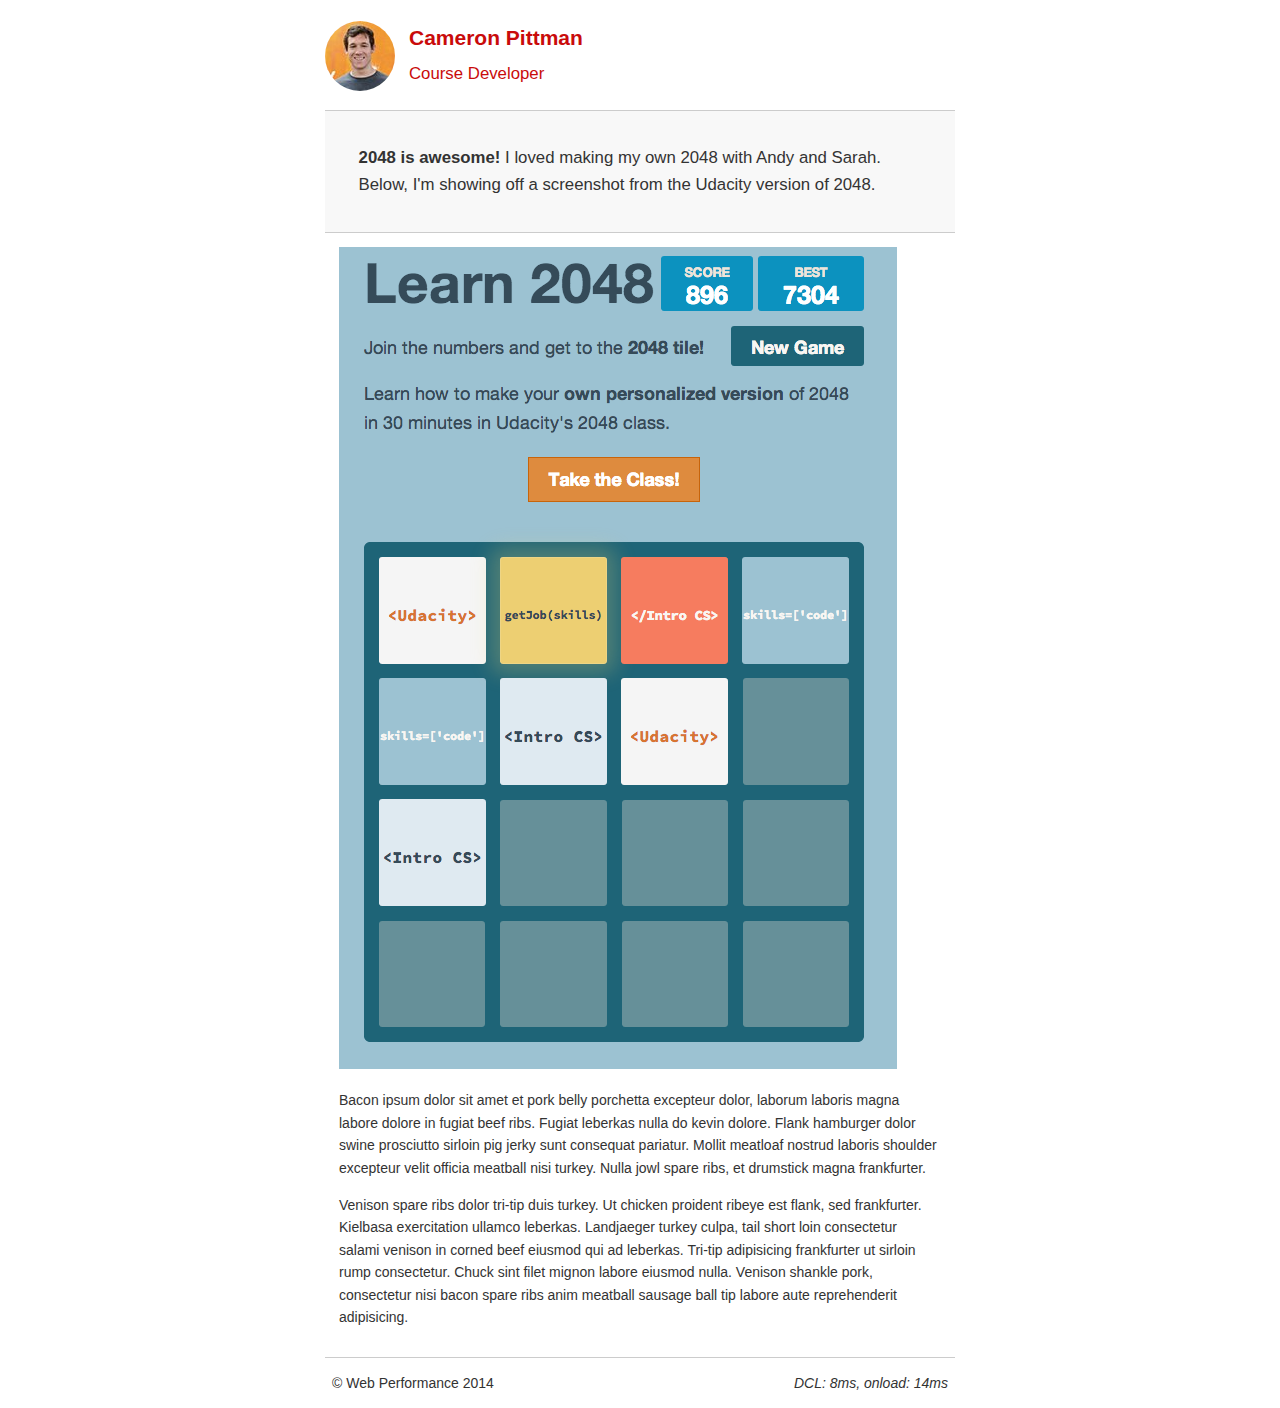
<file: project-2048.html>
<!DOCTYPE html><html lang="en"> <head> <meta charset="utf-8"> <meta name="viewport" content="width=device-width, initial-scale=1"> <meta name="description" content=" FILL ME IN "> <meta name="author" content=" FILL ME IN "> <title>Cameron Pittman: Portfolio</title> <style>html{font-size:100%;overflow-y:scroll;-webkit-tap-highlight-color:rgba(0,0,0,0);-ms-text-size-adjust:100%;-webkit-text-size-adjust:none;}
body{margin:0;font-size:14px;line-height:1.61;font-weight:400;}
body, button, input, select, textarea{font-family:'Open Sans', sans-serif;color:#333;}
a{color:#12C;}
a:visited{color:#61C;}
a:focus{outline:thin dotted;}
a:hover, a:active{color:#c00;outline:0;}
b, strong{font-weight:bold;}
pre, code{font-family:monospace, monospace;font-size:1em;}
ul, ol{margin:1em 0;padding:0 0 0 20px;}
img{border:0;max-width:100%;}
body{background:#fff;}
header, footer, .container{max-width:45em;margin:0 auto;}
header{padding:0 0.5em;color:#C90B0B;}
header img{border-radius:40px;float:left;}
header p{font-size:1.5em;font-weight:bold;padding-left:4em;}
header p span{font-size:0.8em;font-weight:normal;}
.hero{padding:2em;background-color:#f8f8f8;font-size:1.2em;border-bottom:1px solid #ccc;border-top:1px solid #ccc;}
.content{padding:1em 1em;}
.content li{list-style-type:none;font-size:1.1em;}
li img{float:left;padding-right:1em;}
li p{font-size:0.9em;font-style:italic;}
footer{padding:0 0.5em;border-top:1px solid #ccc;}
footer span{float:right;font-style:italic;}
@media only screen and (max-width:480px){body{font-size:12px;}
header p{padding-left:4.5em;}
}</style> <link href="css/print.css" rel="stylesheet" media="print"> <script>(function(w,g){w['GoogleAnalyticsObject']=g; w[g]=w[g]||function(){(w[g].q=w[g].q||[]).push(arguments)};w[g].l=1*new Date();})(window,'ga'); </script> <script async src="//www.google-analytics.com/analytics.js"></script> <script async src="js/perfmatters.js"></script> </head> <body> <header> <a href="/"><img src="img/profilepic.jpg" alt="profilepic"></a> <p>Cameron Pittman<br><span>Course Developer</span></p></header> <div class="container"> <div class="hero"> <strong>2048 is awesome!</strong> I loved making my own 2048 with Andy and Sarah. Below, I'm showing off a screenshot from the Udacity version of 2048. </div><div class="content"> <img class="img-responsive" src="img/2048.png" alt="pic of 2048"> <p>Bacon ipsum dolor sit amet et pork belly porchetta excepteur dolor, laborum laboris magna labore dolore in fugiat beef ribs. Fugiat leberkas nulla do kevin dolore. Flank hamburger dolor swine prosciutto sirloin pig jerky sunt consequat pariatur. Mollit meatloaf nostrud laboris shoulder excepteur velit officia meatball nisi turkey. Nulla jowl spare ribs, et drumstick magna frankfurter.</p><p>Venison spare ribs dolor tri-tip duis turkey. Ut chicken proident ribeye est flank, sed frankfurter. Kielbasa exercitation ullamco leberkas. Landjaeger turkey culpa, tail short loin consectetur salami venison in corned beef eiusmod qui ad leberkas. Tri-tip adipisicing frankfurter ut sirloin rump consectetur. Chuck sint filet mignon labore eiusmod nulla. Venison shankle pork, consectetur nisi bacon spare ribs anim meatball sausage ball tip labore aute reprehenderit adipisicing.</p></div><footer> <p>&copy; Web Performance 2014 <span id="crp-stats"></span></p></footer> </div></body></html>
</file>
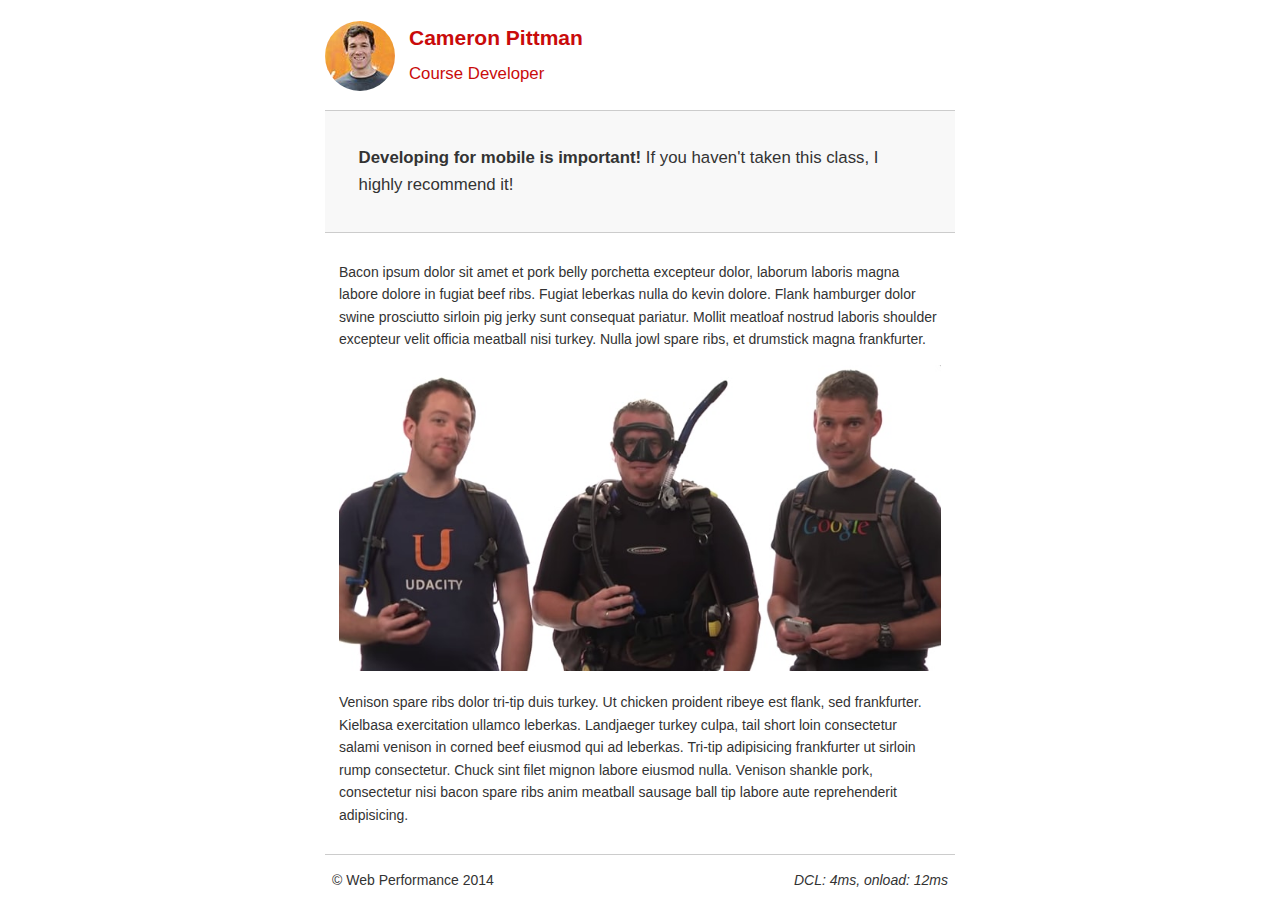
<file: project-mobile.html>
<!DOCTYPE html><html lang="en"> <head> <meta charset="utf-8"> <meta name="viewport" content="width=device-width, initial-scale=1"> <meta name="description" content=" FILL ME IN "> <meta name="author" content=" FILL ME IN "> <title>Cameron Pitman: Portfolio</title> <style>html{font-size:100%;overflow-y:scroll;-webkit-tap-highlight-color:rgba(0,0,0,0);-ms-text-size-adjust:100%;-webkit-text-size-adjust:none;}body{margin:0;font-size:14px;line-height:1.61;font-weight:400;}body, button, input, select, textarea{font-family:'Open Sans', sans-serif;color:#333;}a{color:#12C;}a:visited{color:#61C;}a:focus{outline:thin dotted;}a:hover, a:active{color:#c00;outline:0;}b, strong{font-weight:bold;}pre, code{font-family:monospace, monospace;font-size:1em;}ul, ol{margin:1em 0;padding:0 0 0 20px;}img{border:0;max-width:100%;}body{background:#fff;}header, footer, .container{max-width:45em;margin:0 auto;}header{padding:0 0.5em;color:#C90B0B;}header img{border-radius:40px;float:left;}header p{font-size:1.5em;font-weight:bold;padding-left:4em;}header p span{font-size:0.8em;font-weight:normal;}.hero{padding:2em;background-color:#f8f8f8;font-size:1.2em;border-bottom:1px solid #ccc;border-top:1px solid #ccc;}.content{padding:1em 1em;}.content li{list-style-type:none;font-size:1.1em;}li img{float:left;padding-right:1em;}li p{font-size:0.9em;font-style:italic;}footer{padding:0 0.5em;border-top:1px solid #ccc;}footer span{float:right;font-style:italic;}@media only screen and (max-width:480px){body{font-size:12px;}header p{padding-left:4.5em;}}</style> <link href="css/print.css" rel="stylesheet" media="print"> <script>(function(w,g){w['GoogleAnalyticsObject']=g; w[g]=w[g]||function(){(w[g].q=w[g].q||[]).push(arguments)};w[g].l=1*new Date();})(window,'ga'); // Optional TODO: replace with your Google Analytics profile ID. ga('create', 'UA-XXXX-Y'); ga('send', 'pageview'); </script> <script async src="http://www.google-analytics.com/analytics.js"></script> <script async src="js/perfmatters.js"></script> </head> <body> <header> <a href="/"><img src="img/profilepic.jpg" alt="profile pic"></a> <p>Cameron Pittman<br><span>Course Developer</span></p></header> <div class="container"> <div class="hero"> <strong>Developing for mobile is important!</strong> If you haven't taken this class, I highly recommend it! </div><div class="content"> <p>Bacon ipsum dolor sit amet et pork belly porchetta excepteur dolor, laborum laboris magna labore dolore in fugiat beef ribs. Fugiat leberkas nulla do kevin dolore. Flank hamburger dolor swine prosciutto sirloin pig jerky sunt consequat pariatur. Mollit meatloaf nostrud laboris shoulder excepteur velit officia meatball nisi turkey. Nulla jowl spare ribs, et drumstick magna frankfurter.</p><img src="img/mobilewebdev.jpg" alt="mobile web dev"> <p>Venison spare ribs dolor tri-tip duis turkey. Ut chicken proident ribeye est flank, sed frankfurter. Kielbasa exercitation ullamco leberkas. Landjaeger turkey culpa, tail short loin consectetur salami venison in corned beef eiusmod qui ad leberkas. Tri-tip adipisicing frankfurter ut sirloin rump consectetur. Chuck sint filet mignon labore eiusmod nulla. Venison shankle pork, consectetur nisi bacon spare ribs anim meatball sausage ball tip labore aute reprehenderit adipisicing.</p></div><footer> <p>&copy; Web Performance 2014 <span id="crp-stats"></span></p></footer> </div></body></html>
</file>
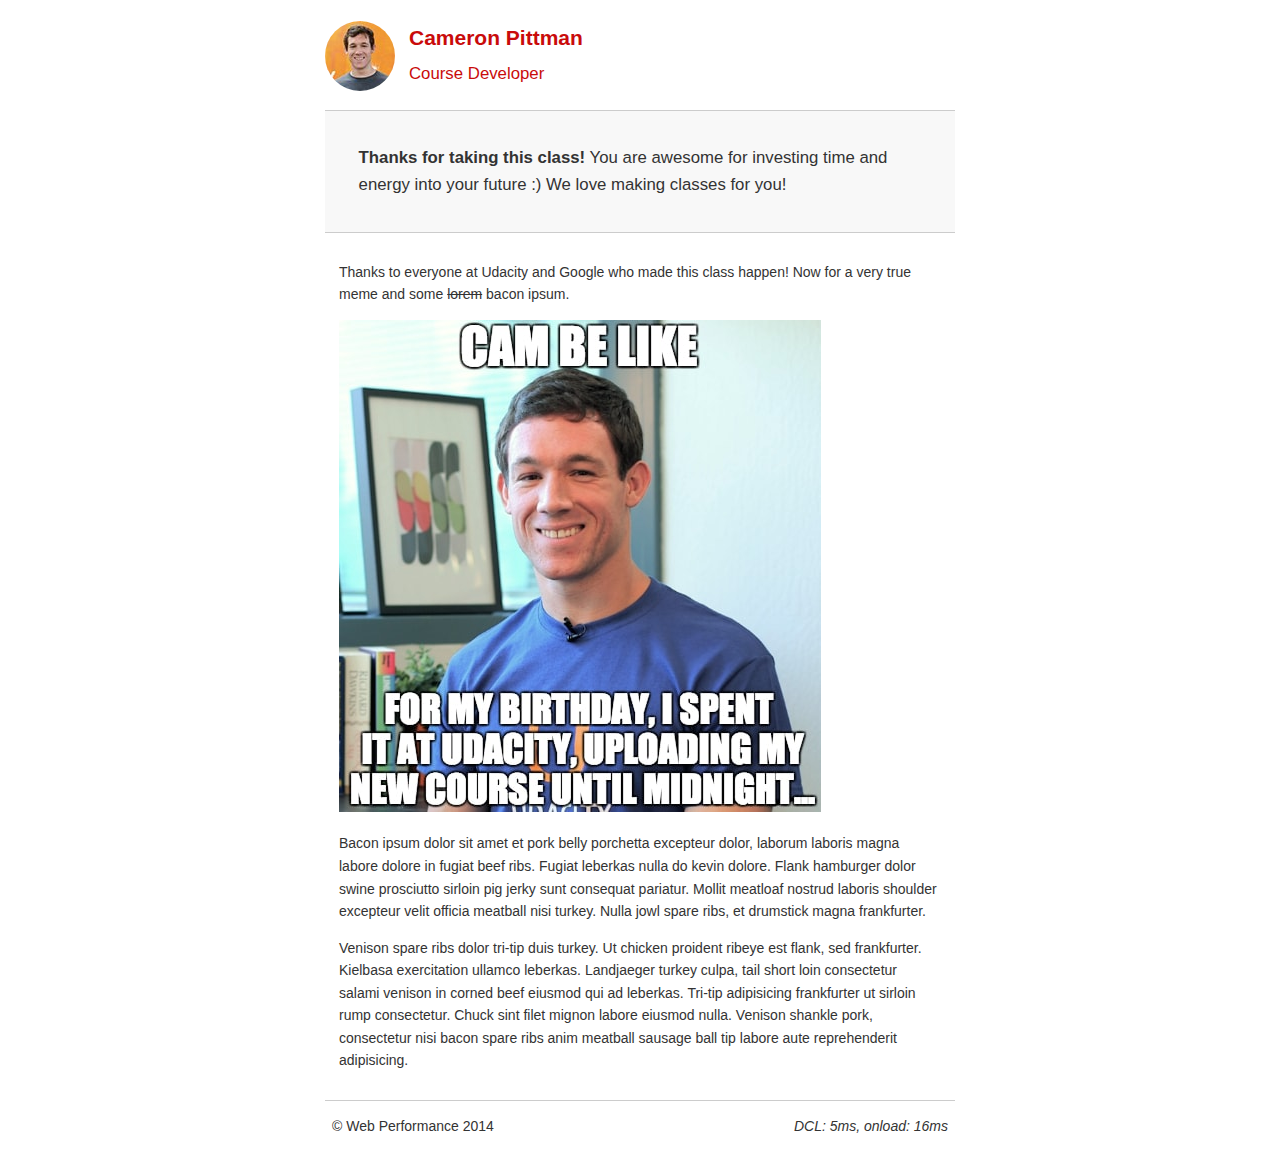
<file: project-webperf.html>
<!DOCTYPE html><html lang="en"> <head> <meta charset="utf-8"> <meta name="viewport" content="width=device-width, initial-scale=1"> <meta name="description" content=" FILL ME IN "> <meta name="author" content=" FILL ME IN "> <title>Cameron Pittman: Portfolio</title> <style>html{font-size:100%;overflow-y:scroll;-webkit-tap-highlight-color:rgba(0,0,0,0);-ms-text-size-adjust:100%;-webkit-text-size-adjust:none;}body{margin:0;font-size:14px;line-height:1.61;font-weight:400;}body, button, input, select, textarea{font-family:'Open Sans', sans-serif;color:#333;}a{color:#12C;}a:visited{color:#61C;}a:focus{outline:thin dotted;}a:hover, a:active{color:#c00;outline:0;}b, strong{font-weight:bold;}pre, code{font-family:monospace, monospace;font-size:1em;}ul, ol{margin:1em 0;padding:0 0 0 20px;}img{border:0;max-width:100%;}body{background:#fff;}header, footer, .container{max-width:45em;margin:0 auto;}header{padding:0 0.5em;color:#C90B0B;}header img{border-radius:40px;float:left;}header p{font-size:1.5em;font-weight:bold;padding-left:4em;}header p span{font-size:0.8em;font-weight:normal;}.hero{padding:2em;background-color:#f8f8f8;font-size:1.2em;border-bottom:1px solid #ccc;border-top:1px solid #ccc;}.content{padding:1em 1em;}.content li{list-style-type:none;font-size:1.1em;}li img{float:left;padding-right:1em;}li p{font-size:0.9em;font-style:italic;}footer{padding:0 0.5em;border-top:1px solid #ccc;}footer span{float:right;font-style:italic;}@media only screen and (max-width:480px){body{font-size:12px;}header p{padding-left:4.5em;}}</style> <link href="css/print.css" rel="stylesheet" media="print"> <script>(function(w,g){w['GoogleAnalyticsObject']=g; w[g]=w[g]||function(){(w[g].q=w[g].q||[]).push(arguments)};w[g].l=1*new Date();})(window,'ga'); // Optional TODO: replace with your Google Analytics profile ID. ga('create', 'UA-XXXX-Y'); ga('send', 'pageview'); </script> <script async src="http://www.google-analytics.com/analytics.js"></script> <script async src="js/perfmatters.js"></script> </head> <body> <header> <a href="/"><img src="img/profilepic.jpg" alt="profile pic"></a> <p>Cameron Pittman<br><span>Course Developer</span></p></header> <div class="container"> <div class="hero"> <strong>Thanks for taking this class!</strong> You are awesome for investing time and energy into your future :) We love making classes for you! </div><div class="content"> <p>Thanks to everyone at Udacity and Google who made this class happen! Now for a very true meme and some <span style="text-decoration:line-through;">lorem</span> bacon ipsum.</p><img src="img/cam_be_like.jpg" alt="pic of cam"> <p>Bacon ipsum dolor sit amet et pork belly porchetta excepteur dolor, laborum laboris magna labore dolore in fugiat beef ribs. Fugiat leberkas nulla do kevin dolore. Flank hamburger dolor swine prosciutto sirloin pig jerky sunt consequat pariatur. Mollit meatloaf nostrud laboris shoulder excepteur velit officia meatball nisi turkey. Nulla jowl spare ribs, et drumstick magna frankfurter.</p><p>Venison spare ribs dolor tri-tip duis turkey. Ut chicken proident ribeye est flank, sed frankfurter. Kielbasa exercitation ullamco leberkas. Landjaeger turkey culpa, tail short loin consectetur salami venison in corned beef eiusmod qui ad leberkas. Tri-tip adipisicing frankfurter ut sirloin rump consectetur. Chuck sint filet mignon labore eiusmod nulla. Venison shankle pork, consectetur nisi bacon spare ribs anim meatball sausage ball tip labore aute reprehenderit adipisicing.</p></div><footer> <p>&copy; Web Performance 2014 <span id="crp-stats"></span></p></footer></div> </body></html>
</file>
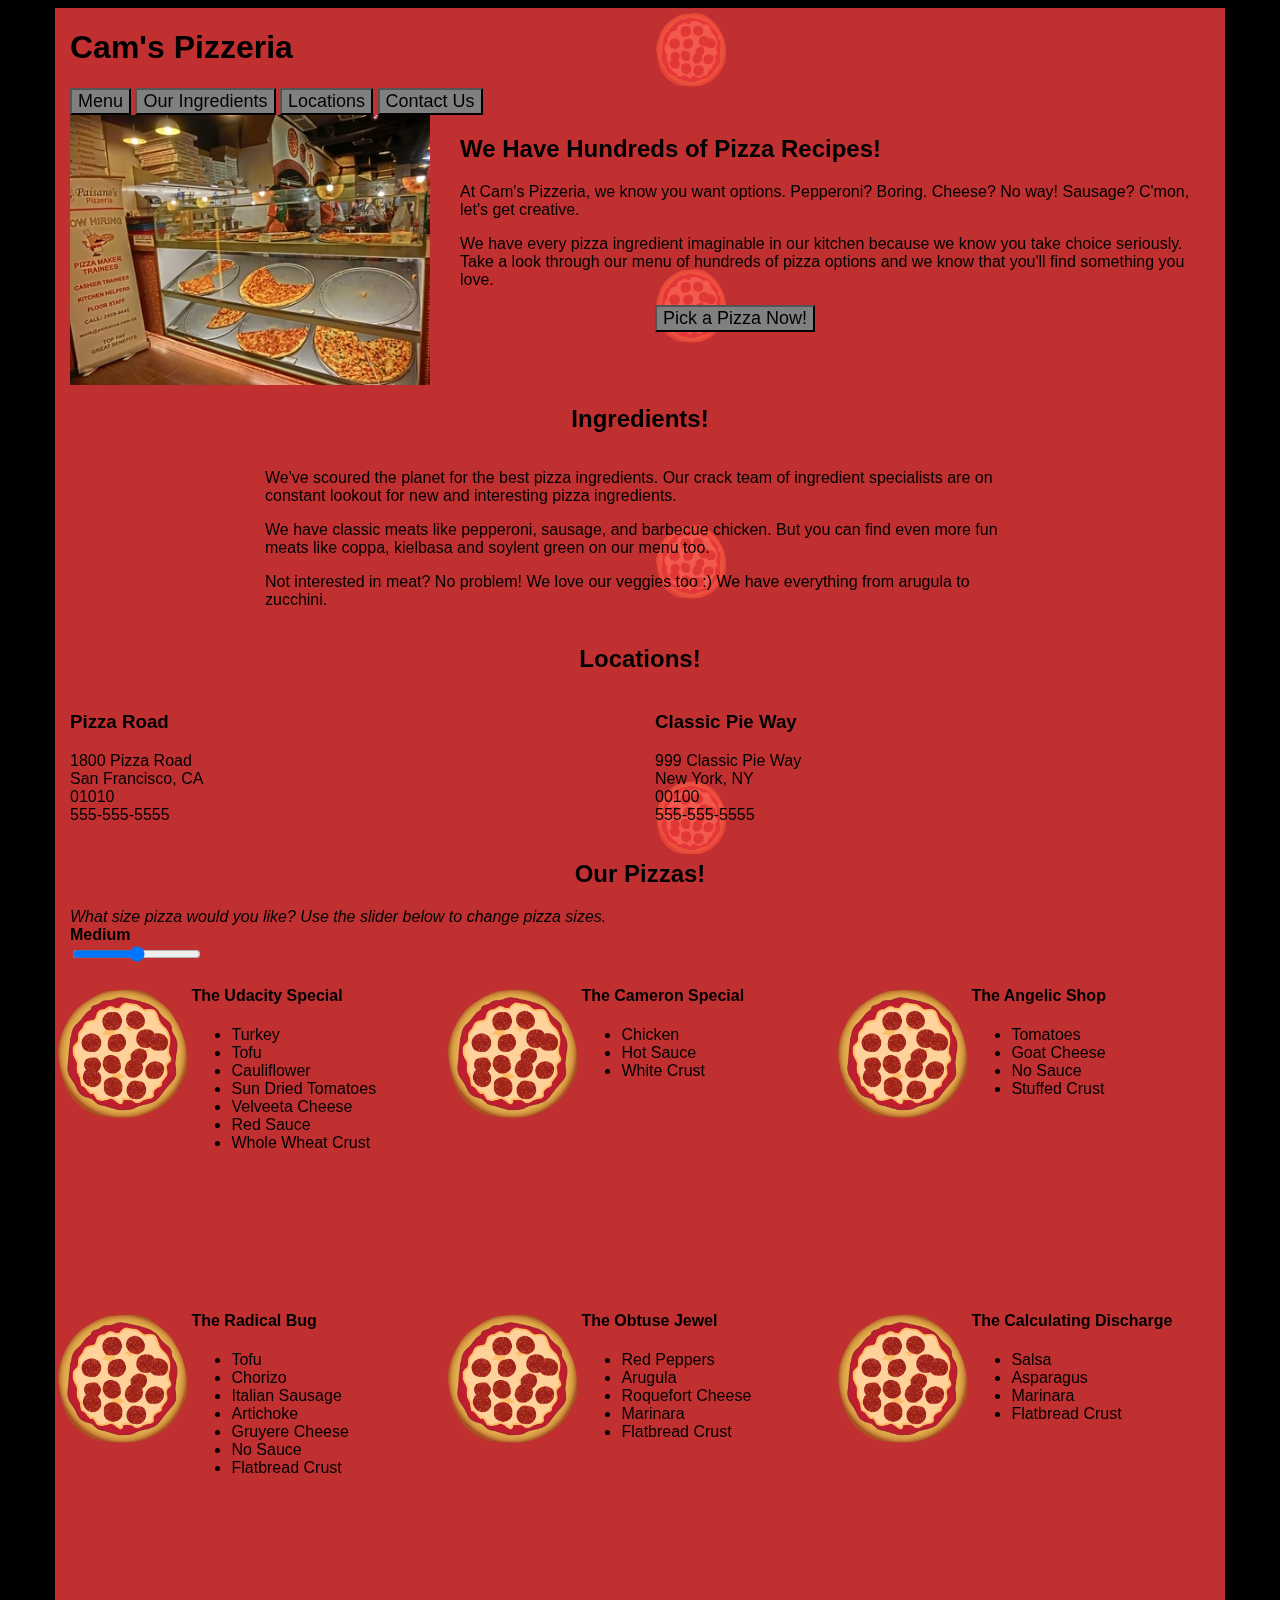
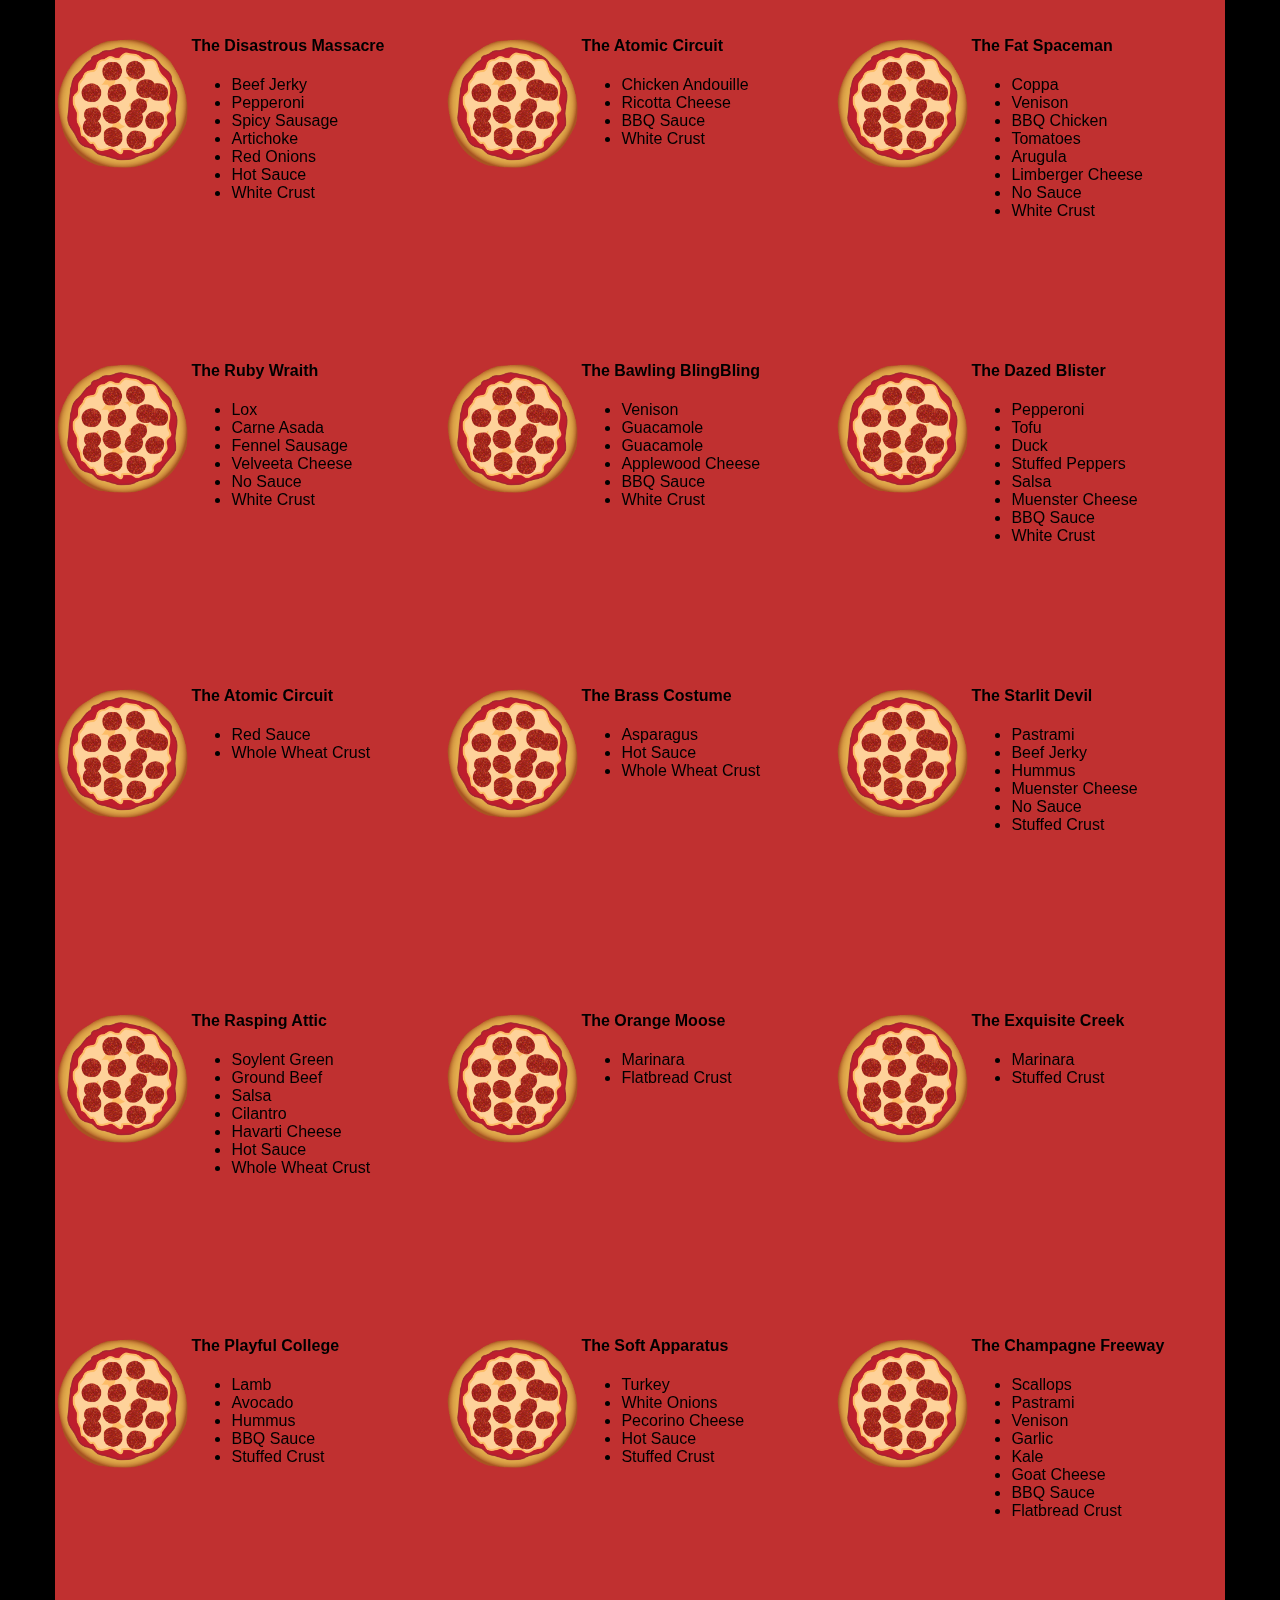
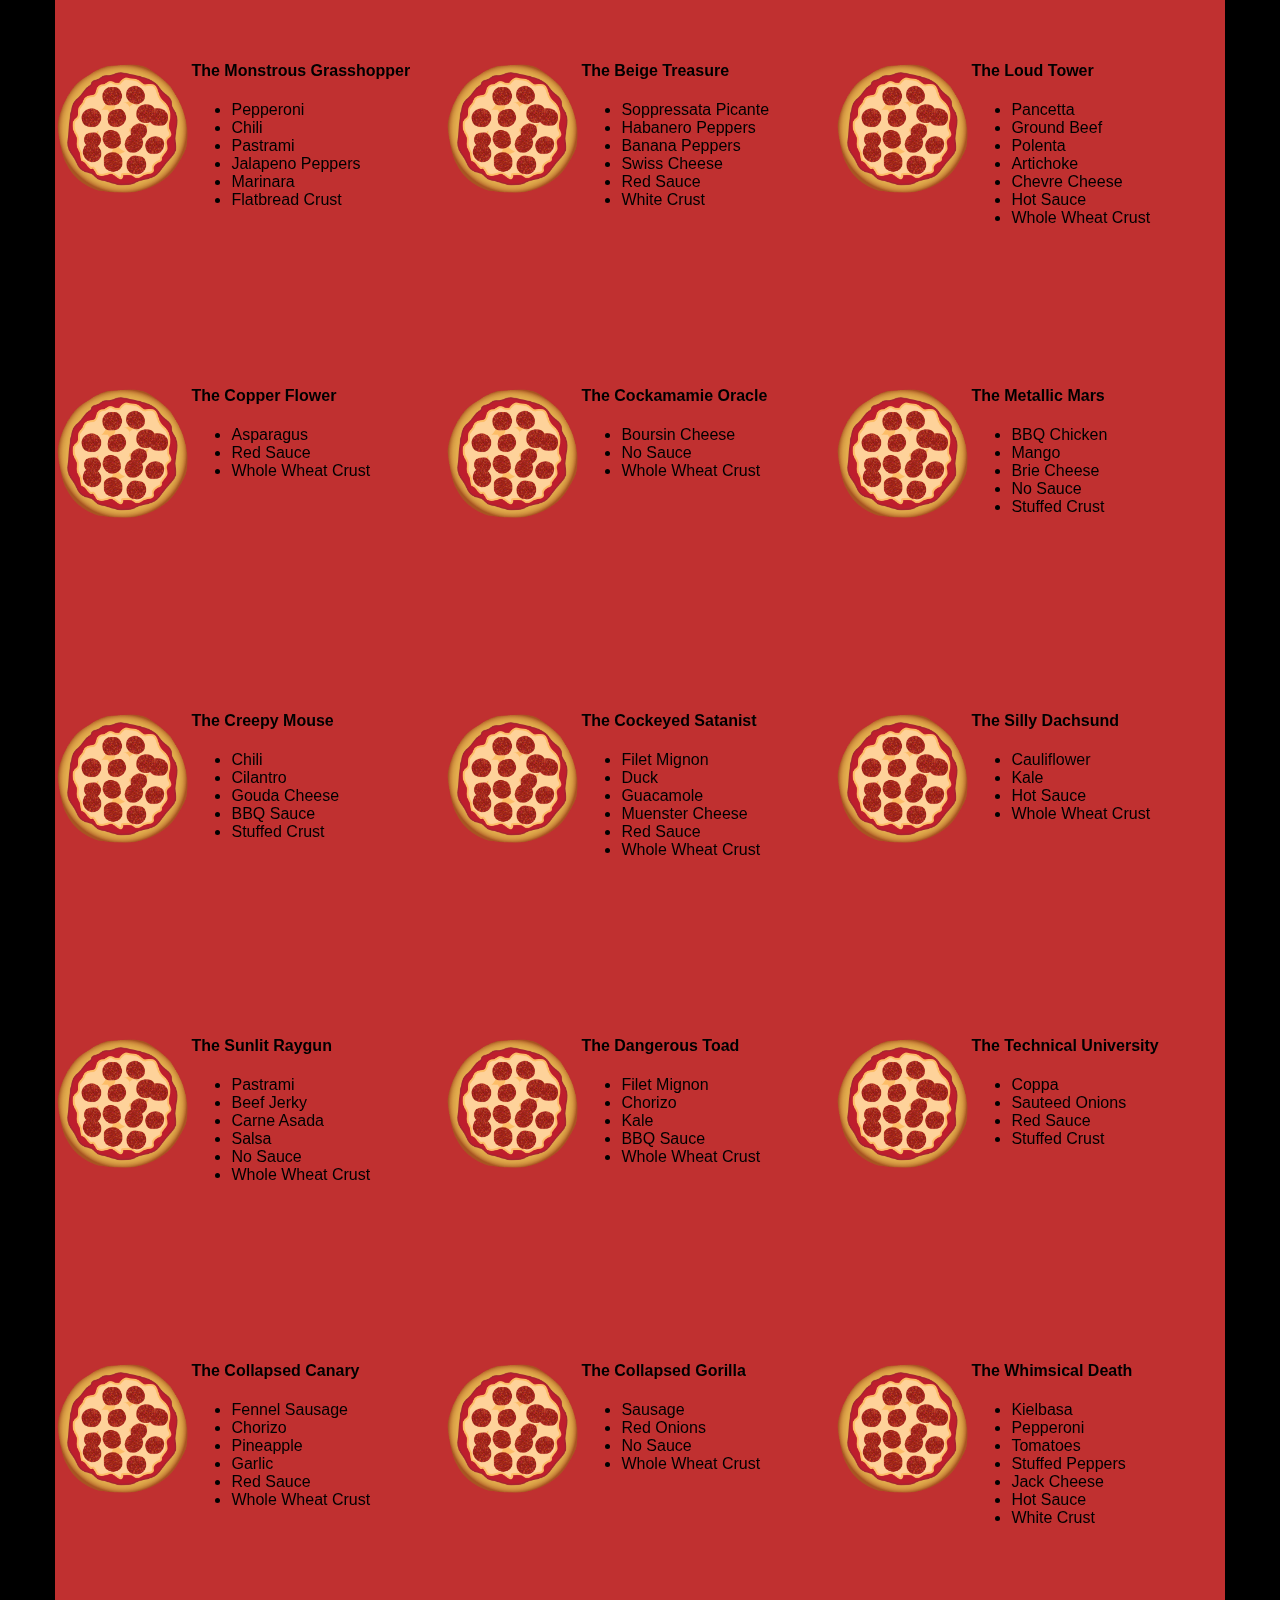
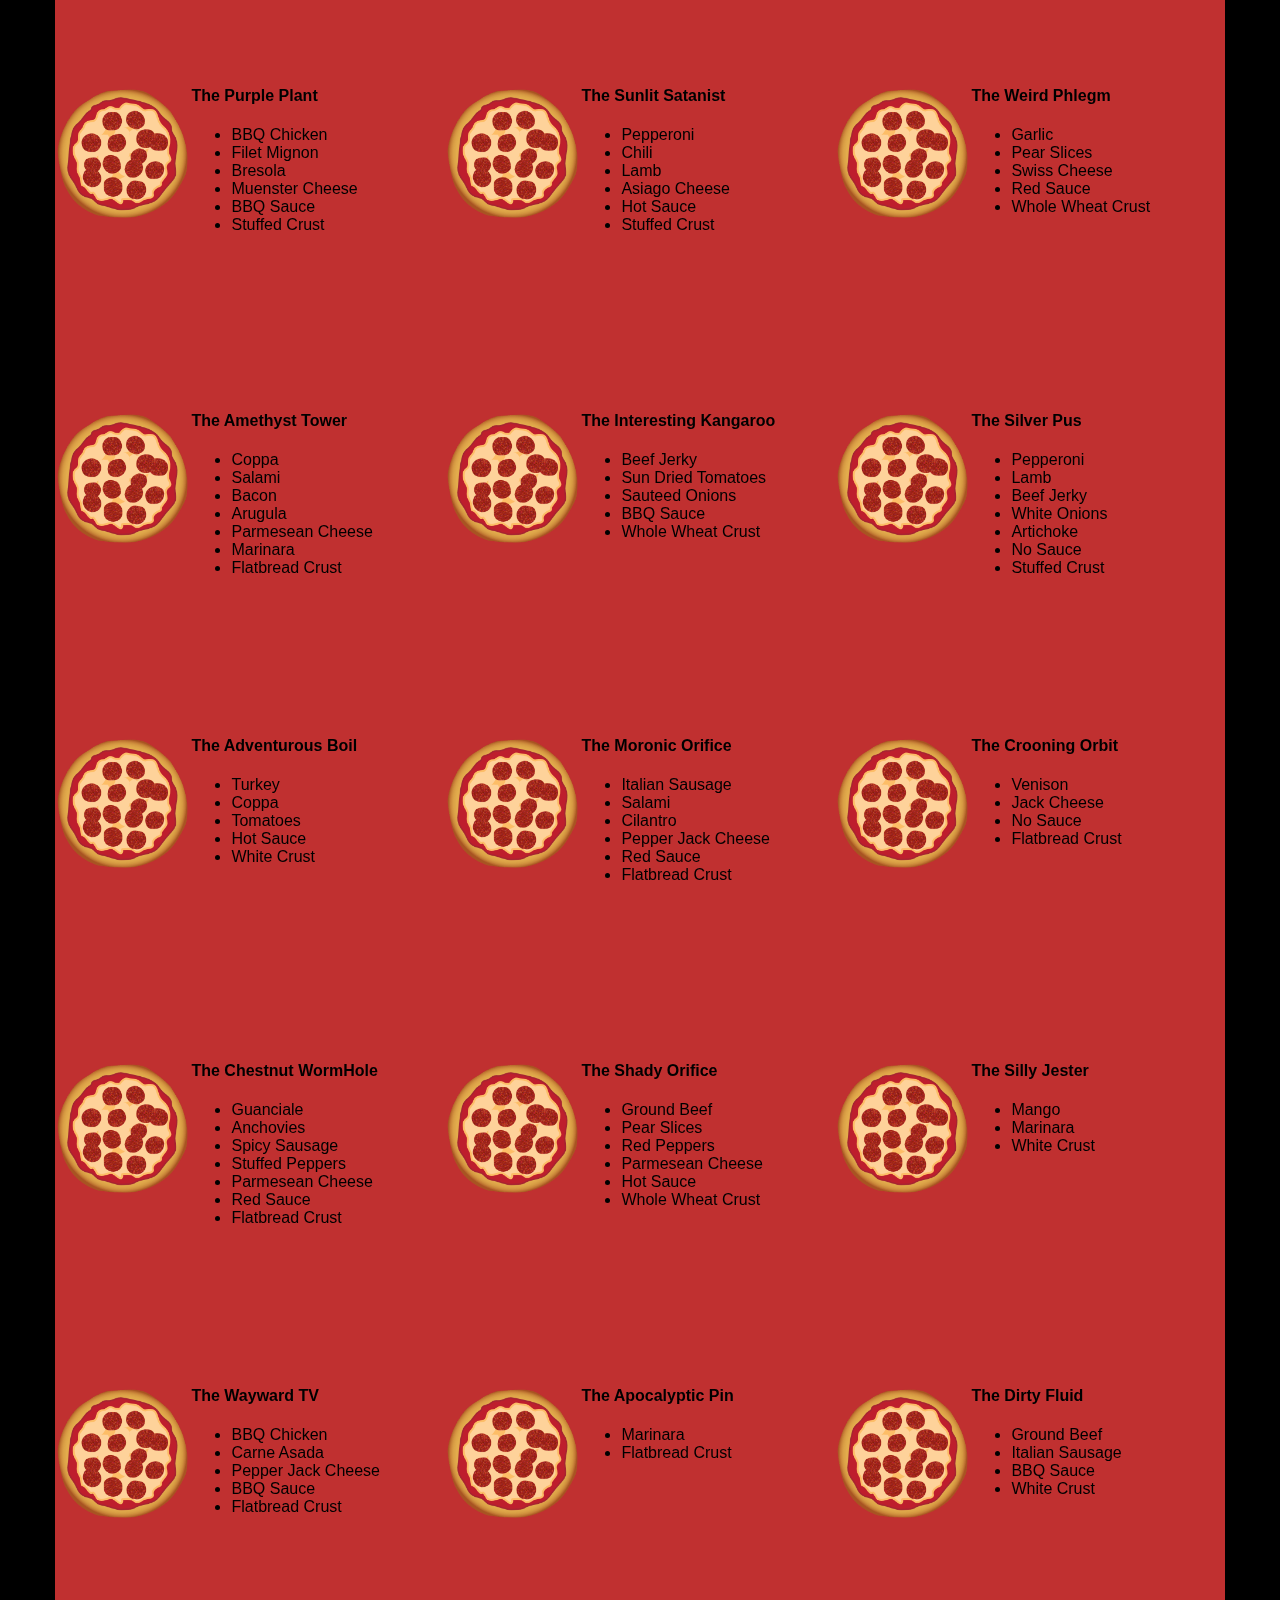
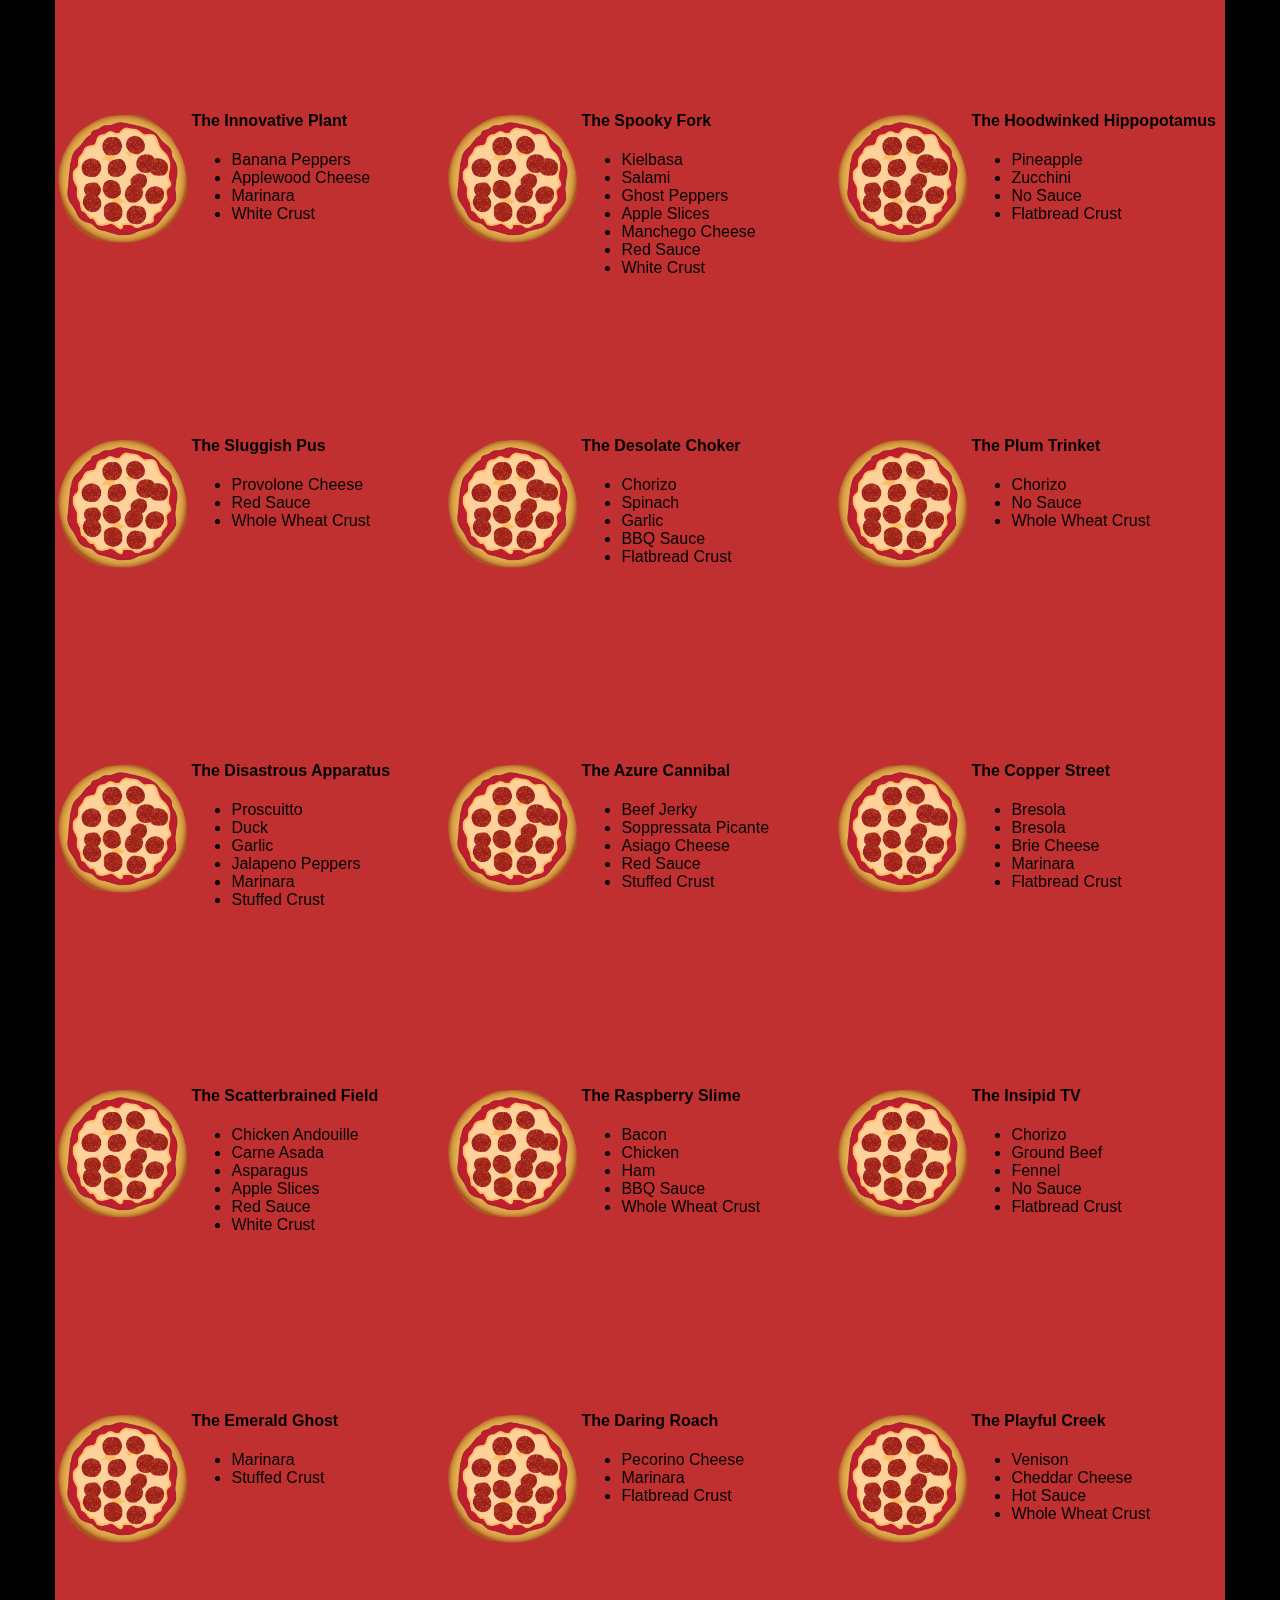
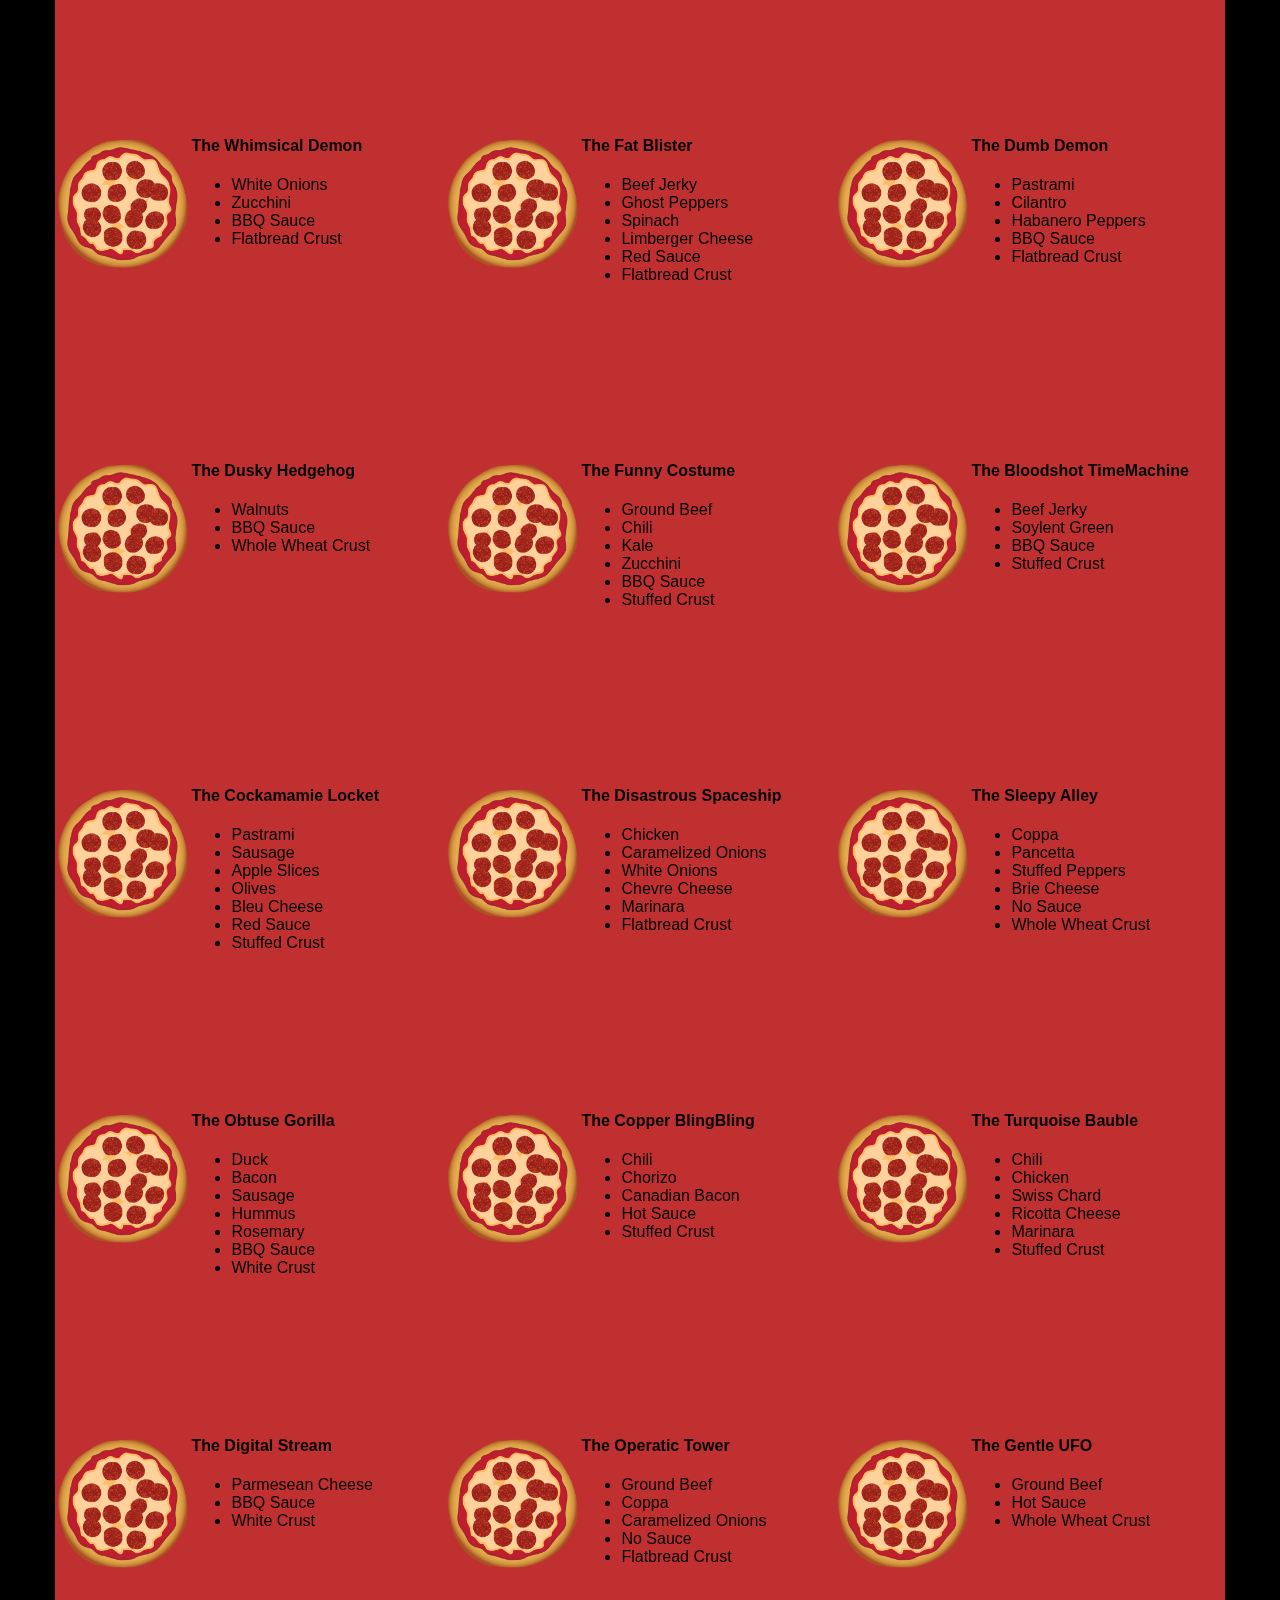
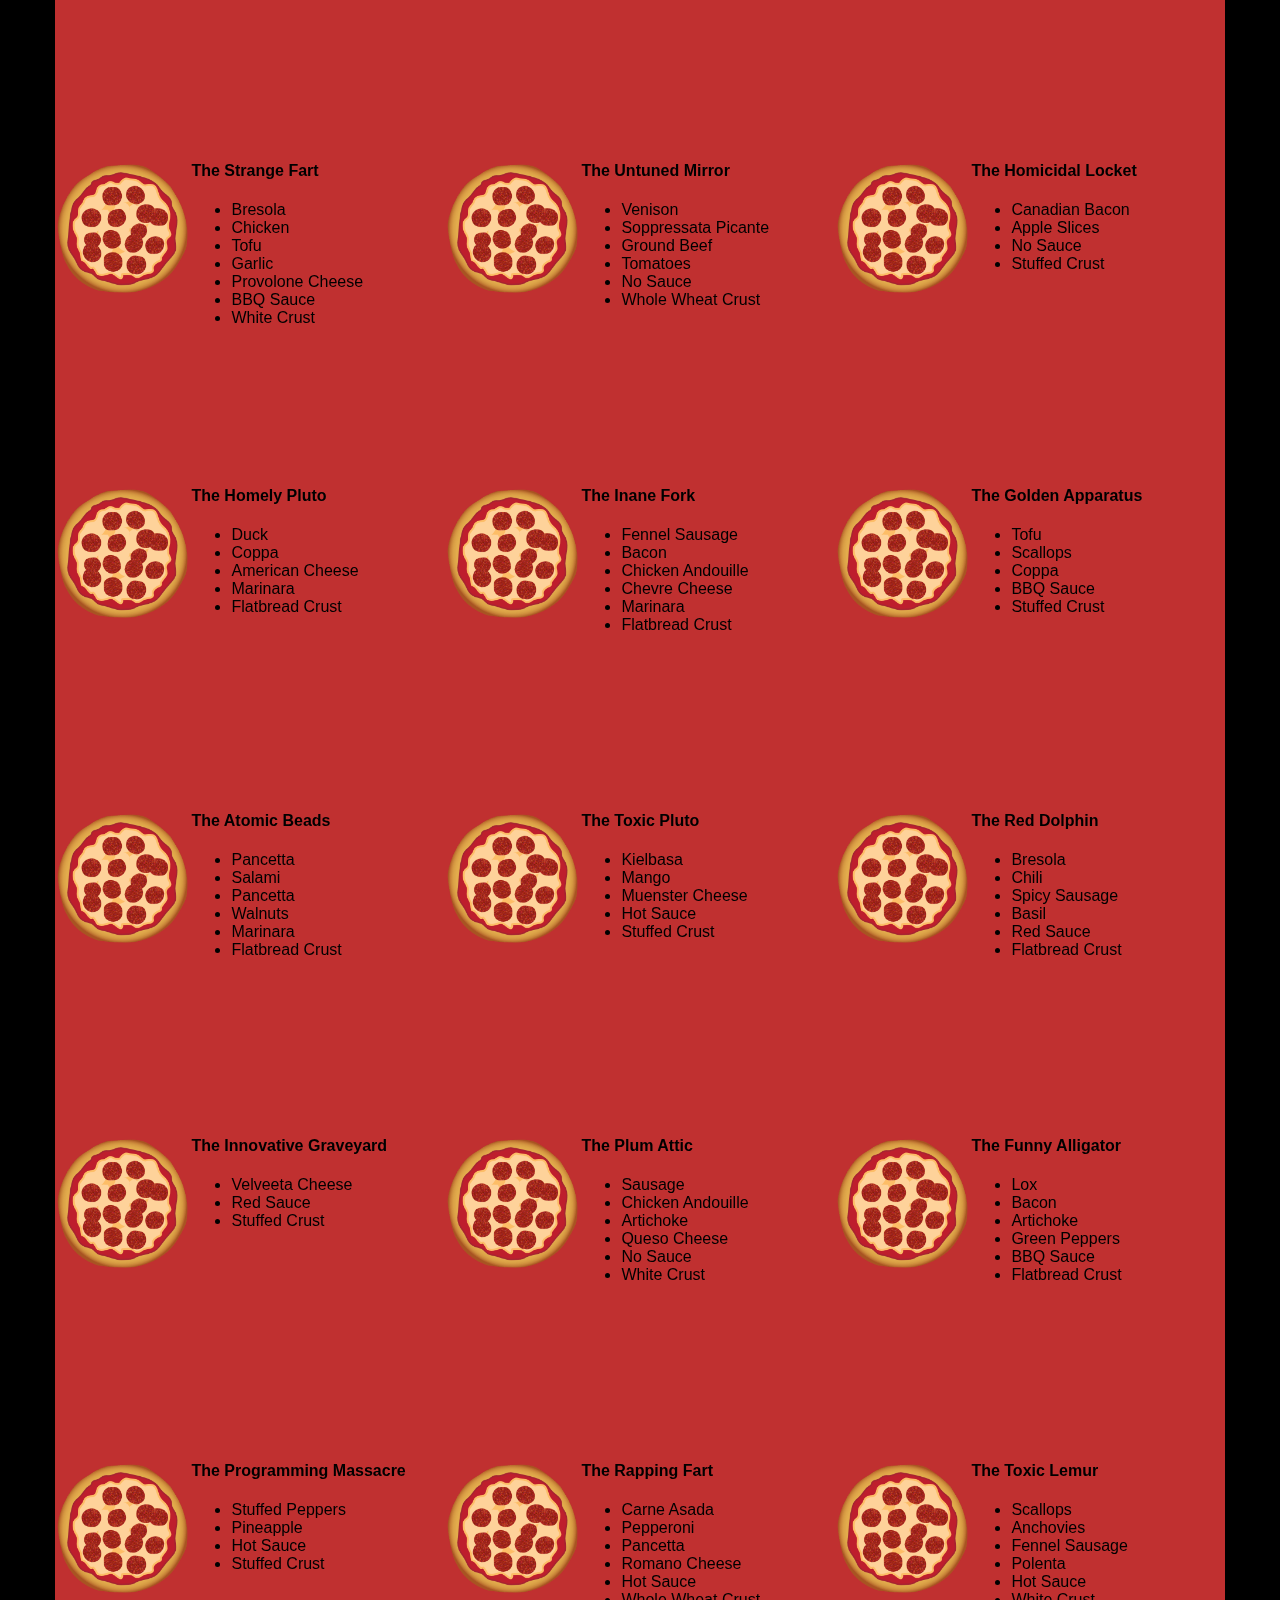
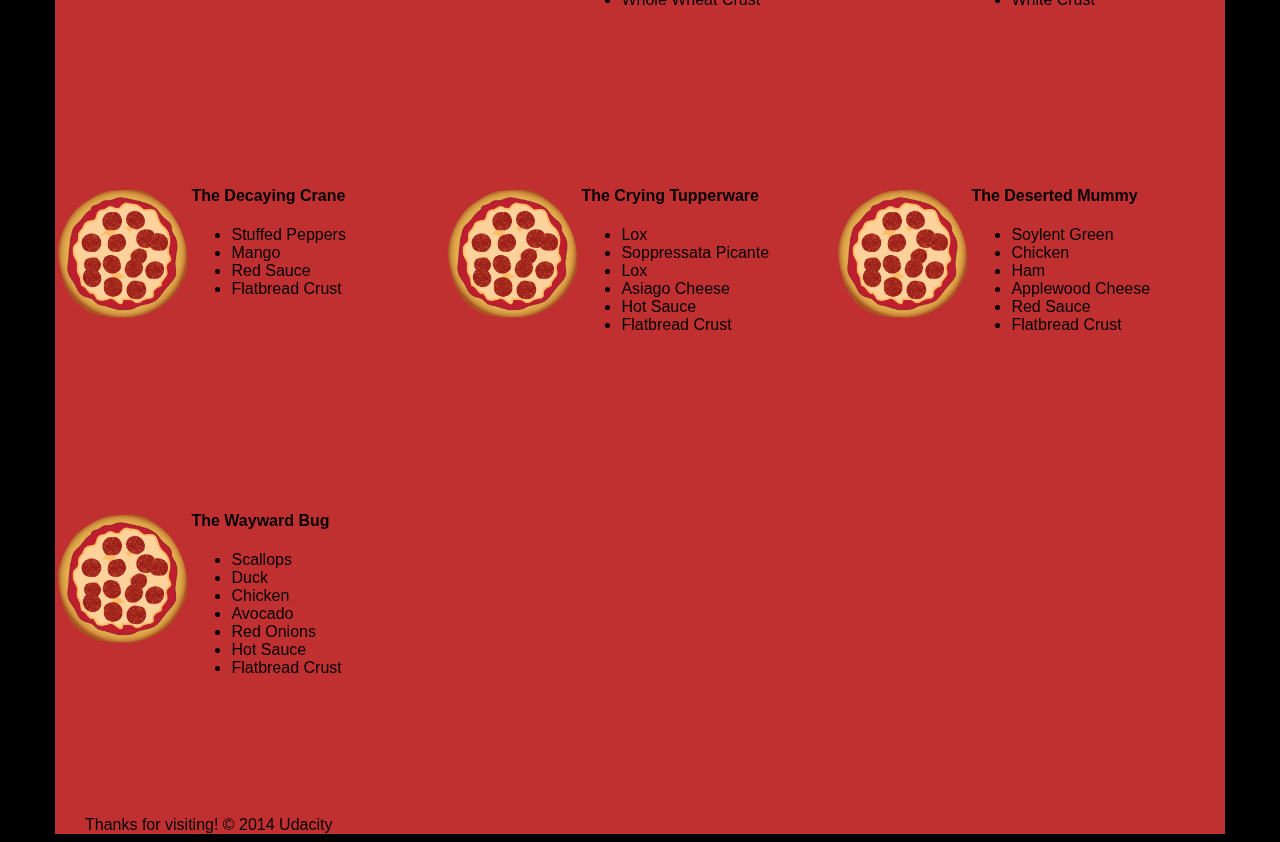
<file: views/pizza.html>
<!DOCTYPE HTML><html> <head> <meta charset="UTF-8"> <title>pizza</title> <style type="text/css">*{-webkit-box-sizing:border-box;-moz-box-sizing:border-box;-box-sizing:border-box}body{font-family:"Trebuchet MS",Helvetica,sans-serif;background:#000}input{background:grey;font-size:18px}form{display:inline-block}.centered{text-align:center}#pizzaSize{font-weight:800}.mover{position:fixed;width:256px;z-index:-1}.randomPizzaContainer{float:left;display:flex}.randomPizzaContainer:after{content:"";display:table;clear:both}.container{background-color:rgba(240,60,60,.8)}.img-responsive{width:100%\9;max-width:100%;height:auto}img{vertical-align:middle}.img-responsive{display:block}.container{margin-right:auto;margin-left:auto;padding-left:15px;padding-right:15px}@media (min-width:768px){.container{width:750px}}@media (min-width:992px){.container{width:970px}}@media (min-width:1200px){.container{width:1170px}}.row{margin-left:-15px;margin-right:-15px}.col-md-1,.col-md-10,.col-md-11,.col-md-12,.col-md-2,.col-md-3,.col-md-4,.col-md-5,.col-md-6,.col-md-7,.col-md-8,.col-md-9{position:relative;min-height:1px;padding-left:15px;padding-right:15px}@media (min-width:992px){.col-md-1,.col-md-10,.col-md-11,.col-md-12,.col-md-2,.col-md-3,.col-md-4,.col-md-5,.col-md-6,.col-md-7,.col-md-8,.col-md-9{float:left}.col-md-12{width:100%}.col-md-11{width:91.66666667%}.col-md-10{width:83.33333333%}.col-md-9{width:75%}.col-md-8{width:66.66666667%}.col-md-7{width:58.33333333%}.col-md-6{width:50%}.col-md-5{width:41.66666667%}.col-md-4{width:33.33333333%}.col-md-3{width:25%}.col-md-2{width:16.66666667%}.col-md-1{width:8.33333333%}.col-md-push-12{left:100%}.col-md-push-11{left:91.66666667%}.col-md-push-10{left:83.33333333%}.col-md-push-9{left:75%}.col-md-push-8{left:66.66666667%}.col-md-push-7{left:58.33333333%}.col-md-push-6{left:50%}.col-md-push-5{left:41.66666667%}.col-md-push-4{left:33.33333333%}.col-md-push-3{left:25%}.col-md-push-2{left:16.66666667%}.col-md-push-1{left:8.33333333%}.col-md-push-0{left:auto}.container:after,.container:before,.row:after,.row:before{content:" ";display:table}.container:after,.row:after{clear:both}</style> </head> <body> <div class="container"> <div id="header" class="row"> <div class="col-md-6"> <div class="row"> <div class="col-md-12"> <h1>Cam's Pizzeria</h1> <div class="row"> <div id="menu" class="col-md-12"> <form action="#randomPizzas"> <input type="submit" value="Menu"> </form> <form action="#ingredients"> <input type="submit" value="Our Ingredients"> </form> <form action="#locations"> <input type="submit" value="Locations"> </form> <form action="#" onsubmit="alert('Thanks for clicking! This button doesn\'t do anything because this is a fake pizzeria :\)')"> <input type="submit" value="Contact Us"> </form> </div> </div> </div> </div> </div> <div id="movingPizzas1" class="col-md-6"> </div> </div> <div id="callToAction" class="row"> <div class="col-md-4"> <img src="images/pizzeria.jpg" class="img-responsive" alt="pizzeria"> </div> <div class="col-md-8"> <div class="row"> <div class="col-md-12"> <h2>We Have Hundreds of Pizza Recipes!</h2> <p>At Cam's Pizzeria, we know you want options. Pepperoni? Boring. Cheese? No way! Sausage? C'mon, let's get creative.</p> <p>We have every pizza ingredient imaginable in our kitchen because we know you take choice seriously. Take a look through our menu of hundreds of pizza options and we know that you'll find something you love.</p> </div> </div> <div class="row"> <div class="col-md-6 col-md-push-3"> <form action="#randomPizzas"> <input type="submit" value="Pick a Pizza Now!"> </form> </div> </div> </div> </div> <div id="ingredients" class="row"> <div class="col-md-8 col-md-push-2"> <div class="row"> <div class="col-md-12 centered"> <h2>Ingredients!</h2> </div> </div> <div class="row"> <div class="col-md-12"> <p>We've scoured the planet for the best pizza ingredients. Our crack team of ingredient specialists are on constant lookout for new and interesting pizza ingredients.</p> <p>We have classic meats like pepperoni, sausage, and barbecue chicken. But you can find even more fun meats like coppa, kielbasa and soylent green on our menu too.</p> <p>Not interested in meat? No problem! We love our veggies too :) We have everything from arugula to zucchini.</p> </div> </div> </div> </div> <div id="locations" class="row"> <div class="col-md-12"> <h2 style="text-align: center">Locations!</h2> <div class="row"> <div class="col-md-6"> <h3>Pizza Road</h3> <p>1800 Pizza Road<br>San Francisco, CA<br>01010<br>555-555-5555</p> </div> <div class="col-md-6"> <h3>Classic Pie Way</h3> <p>999 Classic Pie Way<br>New York, NY<br>00100<br>555-555-5555</p> </div> </div> </div> </div> <div id="pizzaGenerator" class="row"> <div class="col-md-12"> <h2 style="text-align: center">Our Pizzas!</h2> <div class="row"> <div class="col-md-12"> <em>What size pizza would you like? Use the slider below to change pizza sizes.</em> </div> <div id="pizzaSize" class="col-md-6">Medium</div> <div class="col-md-12"> <input id="sizeSlider" type="range" min="1" max="3" value="2" step="1" onchange="resizePizzas(this.value)"></div> </div> <div id="randomPizzas" class="row"> <div id="pizza0" class="randomPizzaContainer" style="width:33.33%; height: 325px;"> <div style="width:35%"> <img src="images/pizza.png" class="img-responsive" alt="pizza"> </div> <div style="width:65%"> <h4>The Udacity Special</h4> <ul> <li>Turkey</li> <li>Tofu</li> <li>Cauliflower</li> <li>Sun Dried Tomatoes</li> <li>Velveeta Cheese</li> <li>Red Sauce</li> <li>Whole Wheat Crust</li> </ul> </div> </div> <div id="pizza1" class="randomPizzaContainer" style="width:33.33%; height: 325px;"> <div style="width:35%"> <img src="images/pizza.png" class="img-responsive" alt="pizza"> </div> <div style="width:65%"> <h4>The Cameron Special</h4> <ul> <li>Chicken</li> <li>Hot Sauce</li> <li>White Crust</li> </ul> </div> </div> </div> </div> </div> <div id="footer" class="col-md-12">Thanks for visiting! &copy; 2014 Udacity</div> </div> <script type="text/javascript" src="js/main.js"></script> </body></html>
</file>
<file: css/print.css>
@media print {
  * { background: transparent !important; color: black !important; text-shadow: none !important; filter:none !important; -ms-filter: none !important; }
  a, a:visited { color: #444 !important; text-decoration: underline; }
  a[href]:after { content: " (" attr(href) ")"; }
  tr, img { page-break-inside: avoid; }
  img { max-width: 100% !important; }
  @page { margin: 0.5cm; }
  p{ orphans: 3; widows: 3;}
  h2, h3 { orphans: 3; widows: 3; page-break-after: avoid;}
  }
</file>
